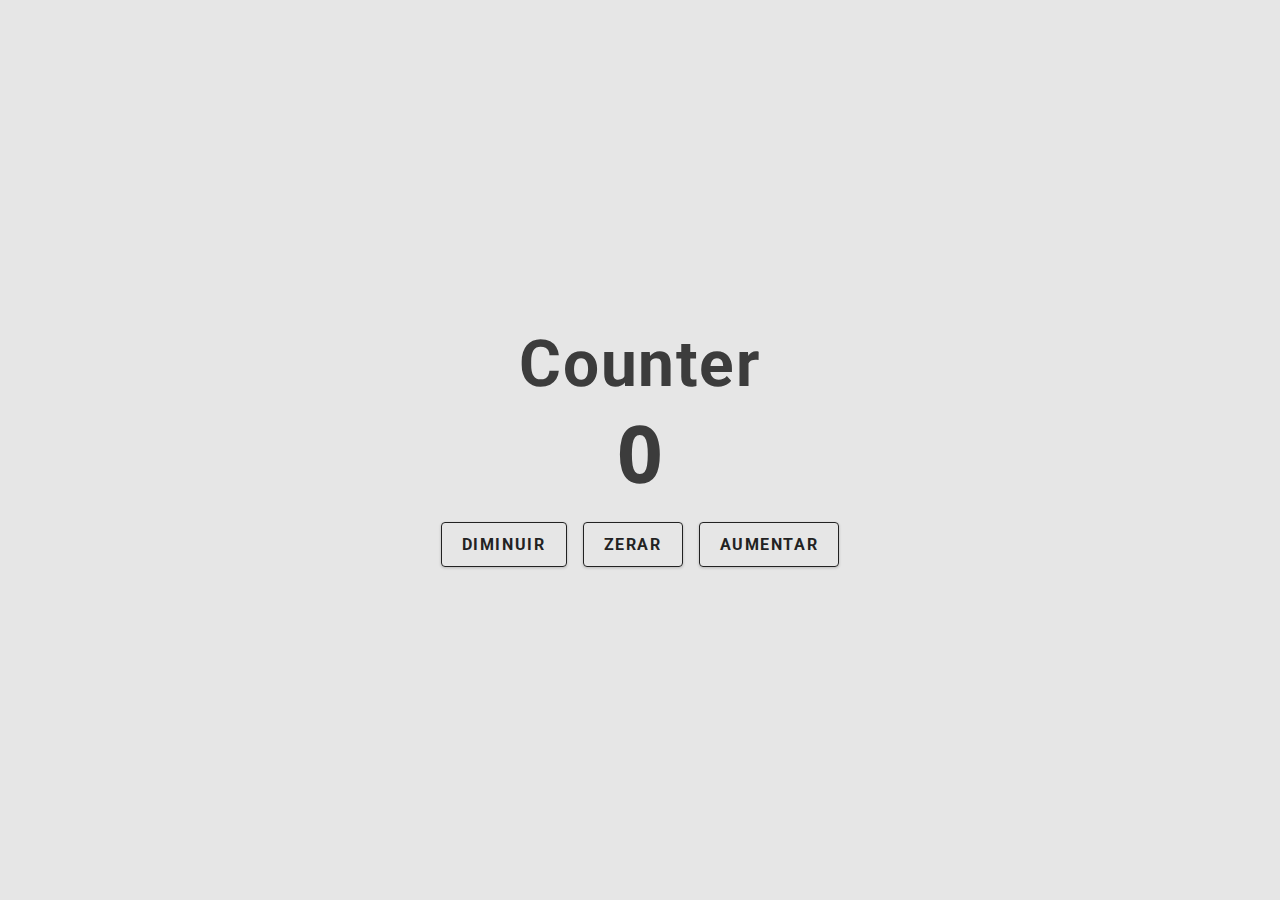
<file: Counter/index.html>
<!DOCTYPE html>
<html lang="en">
<head>
  <meta charset="UTF-8">
  <meta http-equiv="X-UA-Compatible" content="IE=edge">
  <meta name="viewport" content="width=device-width, initial-scale=1.0">
  <title>
    Counter
  </title>

  <!-- STYLE -->
  <link rel="stylesheet" href="styles.css">

</head>
<body>
  <main>
    <div class="container">
      <h1>Counter</h1>
      <span id="value">0</span>

      <div class="btn-container">
        <button class="btn diminuir">Diminuir</button>
        <button class="btn zerar">Zerar</button>
        <button class="btn aumentar">Aumentar</button>
      </div>
    </div>
  </main>

  <!-- JAVASCRIPT -->
  <script src="app.js"></script>
</body>
</html>
</file>
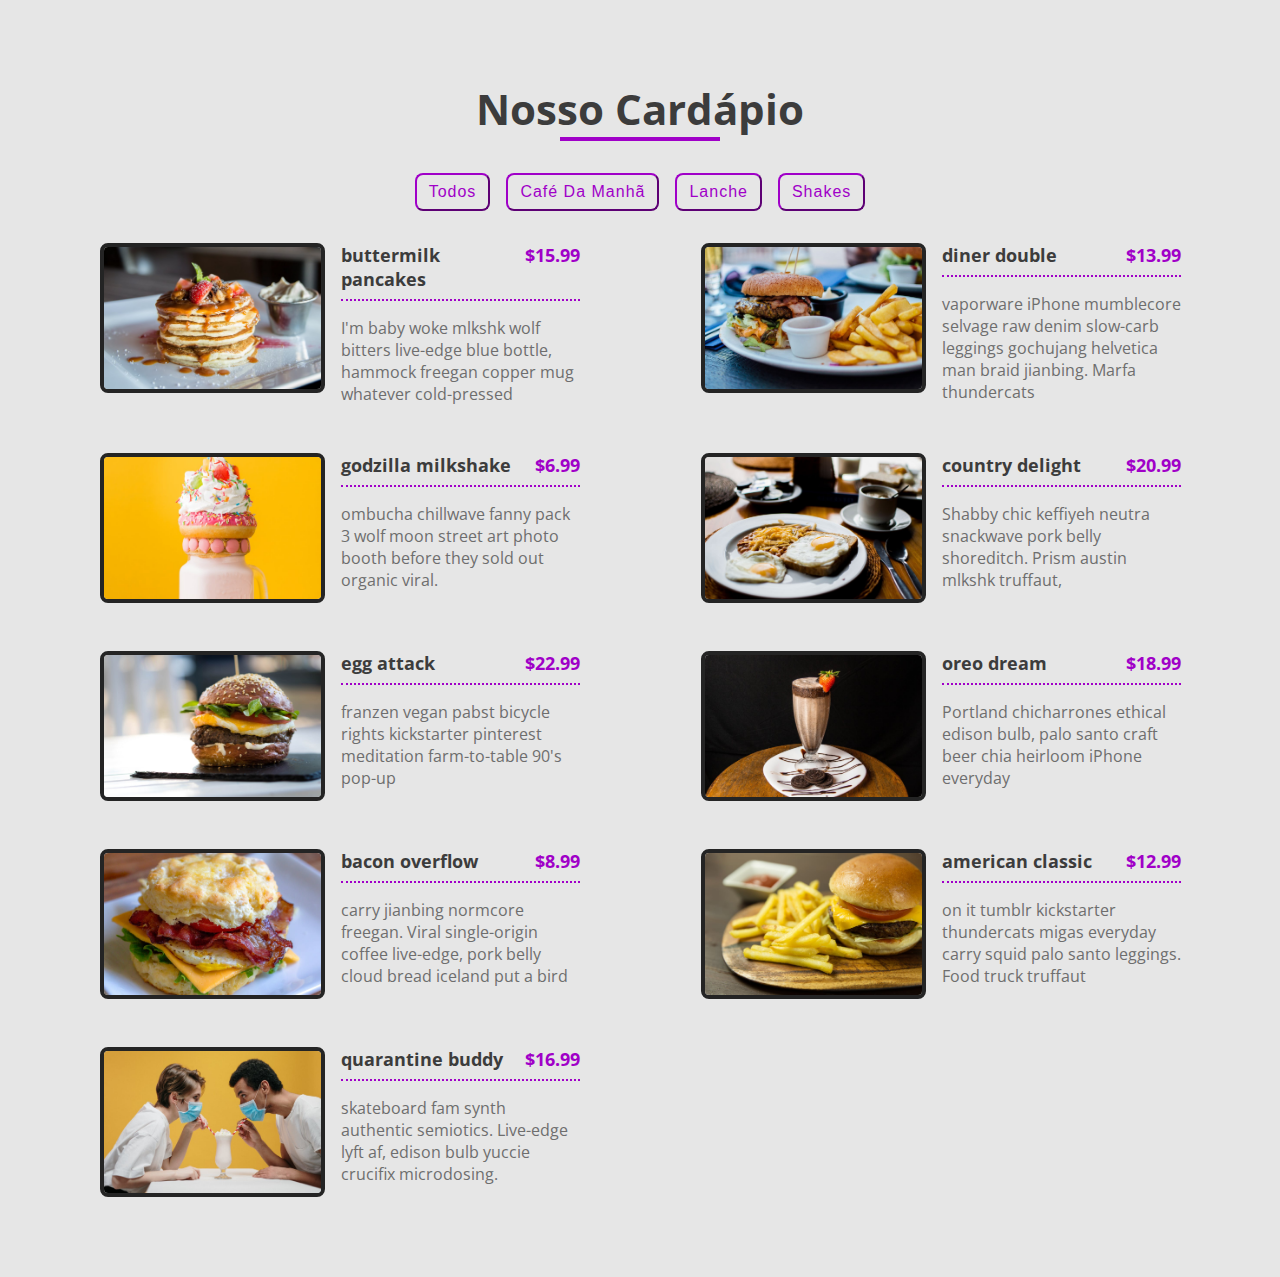
<file: Menu/index.html>
<!-- 
  By: José Marcio
  GitHub: www.github.com/josemarciob
 -->

<!DOCTYPE html>
<html lang="en">
  <head>
    <meta charset="UTF-8" />
    <meta http-equiv="X-UA-Compatible" content="IE=edge" />
    <meta name="viewport" content="width=device-width, initial-scale=1.0" />
    <title>Menu</title>
    <!-- FONT-AWESOME -->
    <link
      rel="stylesheet"
      href="https://cdnjs.cloudflare.com/ajax/libs/font-awesome/5.14.0/css/all.min.css"
    />
    <!-- STYLES -->
    <link rel="stylesheet" href="styles.css" />
  </head>
  <body>
    <section class="menu">
      <!-- TITLE -->
      <div class="title">
        <h2>Nosso Cardápio</h2>
        <div class="underline"></div>
      </div>
      <!-- FILTER BUTTONS -->
      <div class="btn-container">
        <button class="filter-btn" type="button" data-id="all">Todos</button>
        <button class="filter-btn" type="button" data-id="breakfast">
          Café da manhã
        </button>
        <button class="filter-btn" type="button" data-id="lunch">Lanche</button>
        <button class="filter-btn" type="button" data-id="shakes">
          Shakes
        </button>
      </div>
      <!-- MENU ITEMS -->
      <div class="section-center">
        <!-- SINGLE ITEM -->
        <!--  <article class="menu-item">
          <img src="menu-item.jpeg" class="photo" alt="menu item" />
          <div class="item-info">
            <header>
              <h4>Buttermilk Pancakes</h4>
              <h4 class="price">$15</h4>
            </header>
            <p class="item-text">
              Lorem ipsum dolor sit amet consectetur adipisicing elit.
              Distinctio ea, perspiciatis quia soluta quibusdam ducimus!
            </p>
          </div>
        </article> -->
        <!-- END SINGLE ITEM -->
      </div>
    </section>

    <!-- JAVASCRIPT -->
    <script src="app.js"></script>
  </body>
</html>
</file>
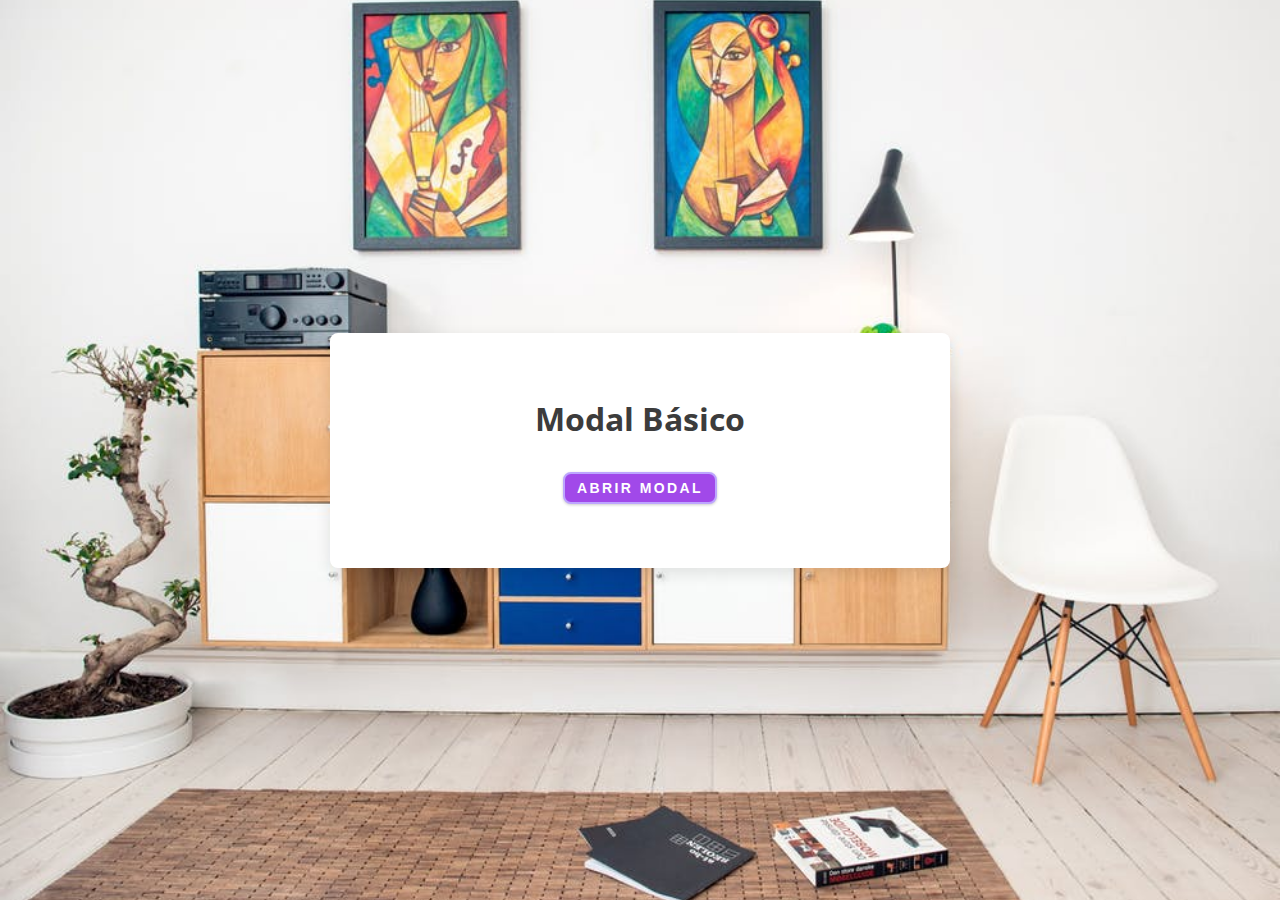
<file: Modal/index.html>
<!DOCTYPE html>
<html lang="en">
  <head>
    <meta charset="UTF-8" />
    <meta http-equiv="X-UA-Compatible" content="IE=edge" />
    <meta name="viewport" content="width=device-width, initial-scale=1.0" />
    <title>Modal</title>
    <!-- FONT-AWESOME -->
    <link
      rel="stylesheet"
      href="https://cdnjs.cloudflare.com/ajax/libs/font-awesome/5.14.0/css/all.min.css"
    />
    <!-- STYLES -->
    <link rel="stylesheet" href="styles.css" />
  </head>
  <body>
    <!-- header -->
    <header class="background">
      <div class="banner">
        <h1>Modal Básico</h1>
        <button class="btn modal-btn">Abrir Modal</button>
      </div>
    </header>
    <!-- end header -->
    <!-- Modal -->
    <div class="modal-overlay">
      <div class="modal-container">
        <h2>Conteúdo Modal</h2>
        <button class="close-btn">
          <i class="fas fa-times"></i>
        </button>
      </div>
    </div>
    <!-- end Modal -->

    <script src="app.js"></script>
  </body>
</html>
</file>
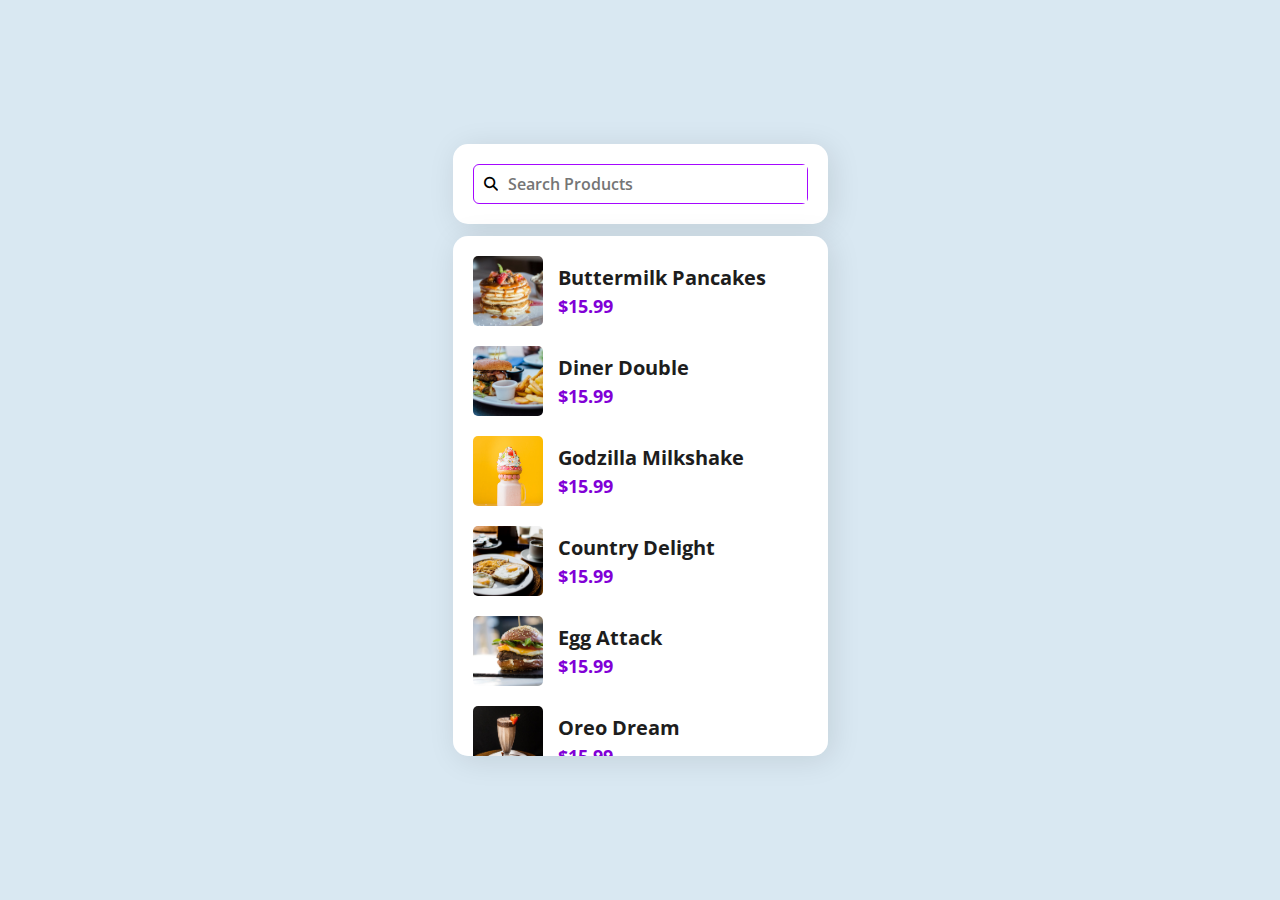
<file: Product Search/index.html>
<!-- 
  By: José Marcio
  GitHub: www.github.com/josemarciob
 -->

<!DOCTYPE html>
<html lang="en">
  <head>
    <meta charset="UTF-8" />
    <meta http-equiv="X-UA-Compatible" content="IE=edge" />
    <meta name="viewport" content="width=device-width, initial-scale=1.0" />

    <!-- FONT-AWESOME -->
    <link
      rel="stylesheet"
      href="https://cdnjs.cloudflare.com/ajax/libs/font-awesome/6.1.1/css/all.min.css"
    />

    <!-- STYLES -->
    <link rel="stylesheet" href="styles.css" />

    <title>Product Search</title>
  </head>
  <body>
    <div class="product-search">
      <form>
        <i class="fas fa-search"></i>
        <input
          type="text"
          name=""
          id="search-item"
          placeholder="Search Products"
          onkeyup="search()"
        />
      </form>
    </div>

    <section class="container">
      <div class="product-list" id="product-list">
        <div class="product">
          <img src="./imgs/item-1.jpeg" alt="" />
          <div class="p-details">
            <h2>Buttermilk Pancakes</h2>
            <h3>$15.99</h3>
          </div>
        </div>
        <div class="product">
          <img src="./imgs/item-2.jpeg" alt="" />
          <div class="p-details">
            <h2>Diner Double</h2>
            <h3>$15.99</h3>
          </div>
        </div>
        <div class="product">
          <img src="./imgs/item-3.jpeg" alt="" />
          <div class="p-details">
            <h2>Godzilla Milkshake</h2>
            <h3>$15.99</h3>
          </div>
        </div>
        <div class="product">
          <img src="./imgs/item-4.jpeg" alt="" />
          <div class="p-details">
            <h2>Country Delight</h2>
            <h3>$15.99</h3>
          </div>
        </div>
        <div class="product">
          <img src="./imgs/item-5.jpeg" alt="" />
          <div class="p-details">
            <h2>Egg Attack</h2>
            <h3>$15.99</h3>
          </div>
        </div>
        <div class="product">
          <img src="./imgs/item-6.jpeg" alt="" />
          <div class="p-details">
            <h2>Oreo Dream</h2>
            <h3>$15.99</h3>
          </div>
        </div>
        <div class="product">
          <img src="./imgs/item-7.jpeg" alt="" />
          <div class="p-details">
            <h2>Bacon Overflow</h2>
            <h3>$15.99</h3>
          </div>
        </div>
        <div class="product">
          <img src="./imgs/item-8.jpeg" alt="" />
          <div class="p-details">
            <h2>American Classic</h2>
            <h3>$15.99</h3>
          </div>
        </div>
        <div class="product">
          <img src="./imgs/item-9.jpeg" alt="" />
          <div class="p-details">
            <h2>quarantine Buddy</h2>
            <h3>$15.99</h3>
          </div>
        </div>
      </div>
    </section>
    <!-- JAVASCRIPT -->
    <script src="./app.js"></script>
  </body>
</html>
</file>
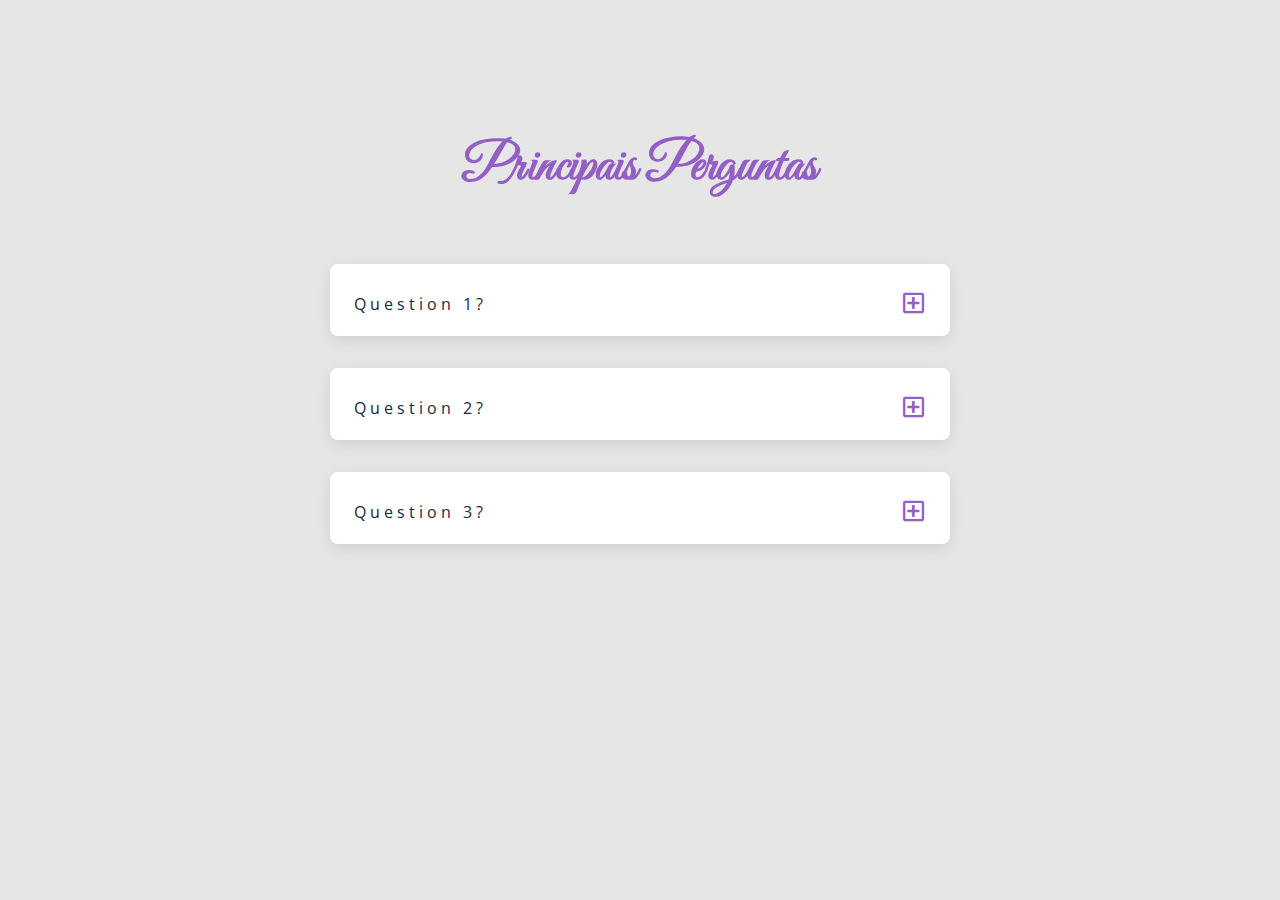
<file: Questions/index.html>
<!-- 
  By: José Marcio
  GitHub: www.github.com/josemarciob
 -->

<!DOCTYPE html>
<html lang="en">
  <head>
    <meta charset="UTF-8" />
    <meta http-equiv="X-UA-Compatible" content="IE=edge" />
    <meta name="viewport" content="width=device-width, initial-scale=1.0" />
    <title>Q & A</title>
    <!-- FONT-AWESOME -->
    <link
      rel="stylesheet"
      href="https://cdnjs.cloudflare.com/ajax/libs/font-awesome/5.14.0/css/all.min.css"
    />
    <!-- EXTRA FONTS -->
    <link
      href="https://fonts.googleapis.com/css?family=Great+Vibes&display=swap"
      rel="stylesheet"
    />
    <!-- STYLES -->
    <link rel="stylesheet" href="styles.css" />
  </head>
  <body>
    <section class="questions">
      <!-- TITLE -->
      <div class="title">
        <h2>Principais Perguntas</h2>
      </div>
      <!-- QUESTIONS -->
      <div class="section-center">
        <!-- SINGLE QUESTION -->
        <article class="question">
          <!-- QUESTION TITLE -->
          <div class="question-title">
            <p>Question 1?</p>
            <button type="button" class="question-btn">
              <span class="plus-icon">
                <i class="far fa-plus-square"></i>
              </span>
              <span class="minus-icon">
                <i class="far fa-minus-square"></i>
              </span>
            </button>
          </div>
          <!-- QUESTION TEXT -->
          <div class="question-text">
            <p>
              Lorem ipsum dolor sit amet consectetur adipisicing elit. Pariatur
              porro corrupti dolorem maxime consectetur cupiditate atque a saepe
              perferendis provident!
            </p>
          </div>
        </article>
        <!-- END SINGLE QUESTION -->
        <!-- SINGLE QUESTION -->
        <article class="question">
          <!-- QUESTION TITLE -->
          <div class="question-title">
            <p>Question 2?</p>
            <button type="button" class="question-btn">
              <span class="plus-icon">
                <i class="far fa-plus-square"></i>
              </span>
              <span class="minus-icon">
                <i class="far fa-minus-square"></i>
              </span>
            </button>
          </div>
          <!-- QUESTION TEXT -->
          <div class="question-text">
            <p>
              Lorem ipsum dolor sit amet consectetur adipisicing elit. Pariatur
              porro corrupti dolorem maxime consectetur cupiditate atque a saepe
              perferendis provident!
            </p>
          </div>
        </article>
        <!-- END SINGLE QUESTION -->
        <!-- SINGLE QUESTION -->
        <article class="question">
          <!-- QUESTION TITLE -->
          <div class="question-title">
            <p>Question 3?</p>
            <button type="button" class="question-btn">
              <span class="plus-icon">
                <i class="far fa-plus-square"></i>
              </span>
              <span class="minus-icon">
                <i class="far fa-minus-square"></i>
              </span>
            </button>
          </div>
          <!-- QUESTION TEXT -->
          <div class="question-text">
            <p>
              Lorem ipsum dolor sit amet consectetur adipisicing elit. Pariatur
              porro corrupti dolorem maxime consectetur cupiditate atque a saepe
              perferendis provident!
            </p>
          </div>
        </article>
        <!-- END SINGLE QUESTION -->
      </div>
    </section>
    <!-- javascript -->
    <script src="app.js"></script>
  </body>
</html>
</file>
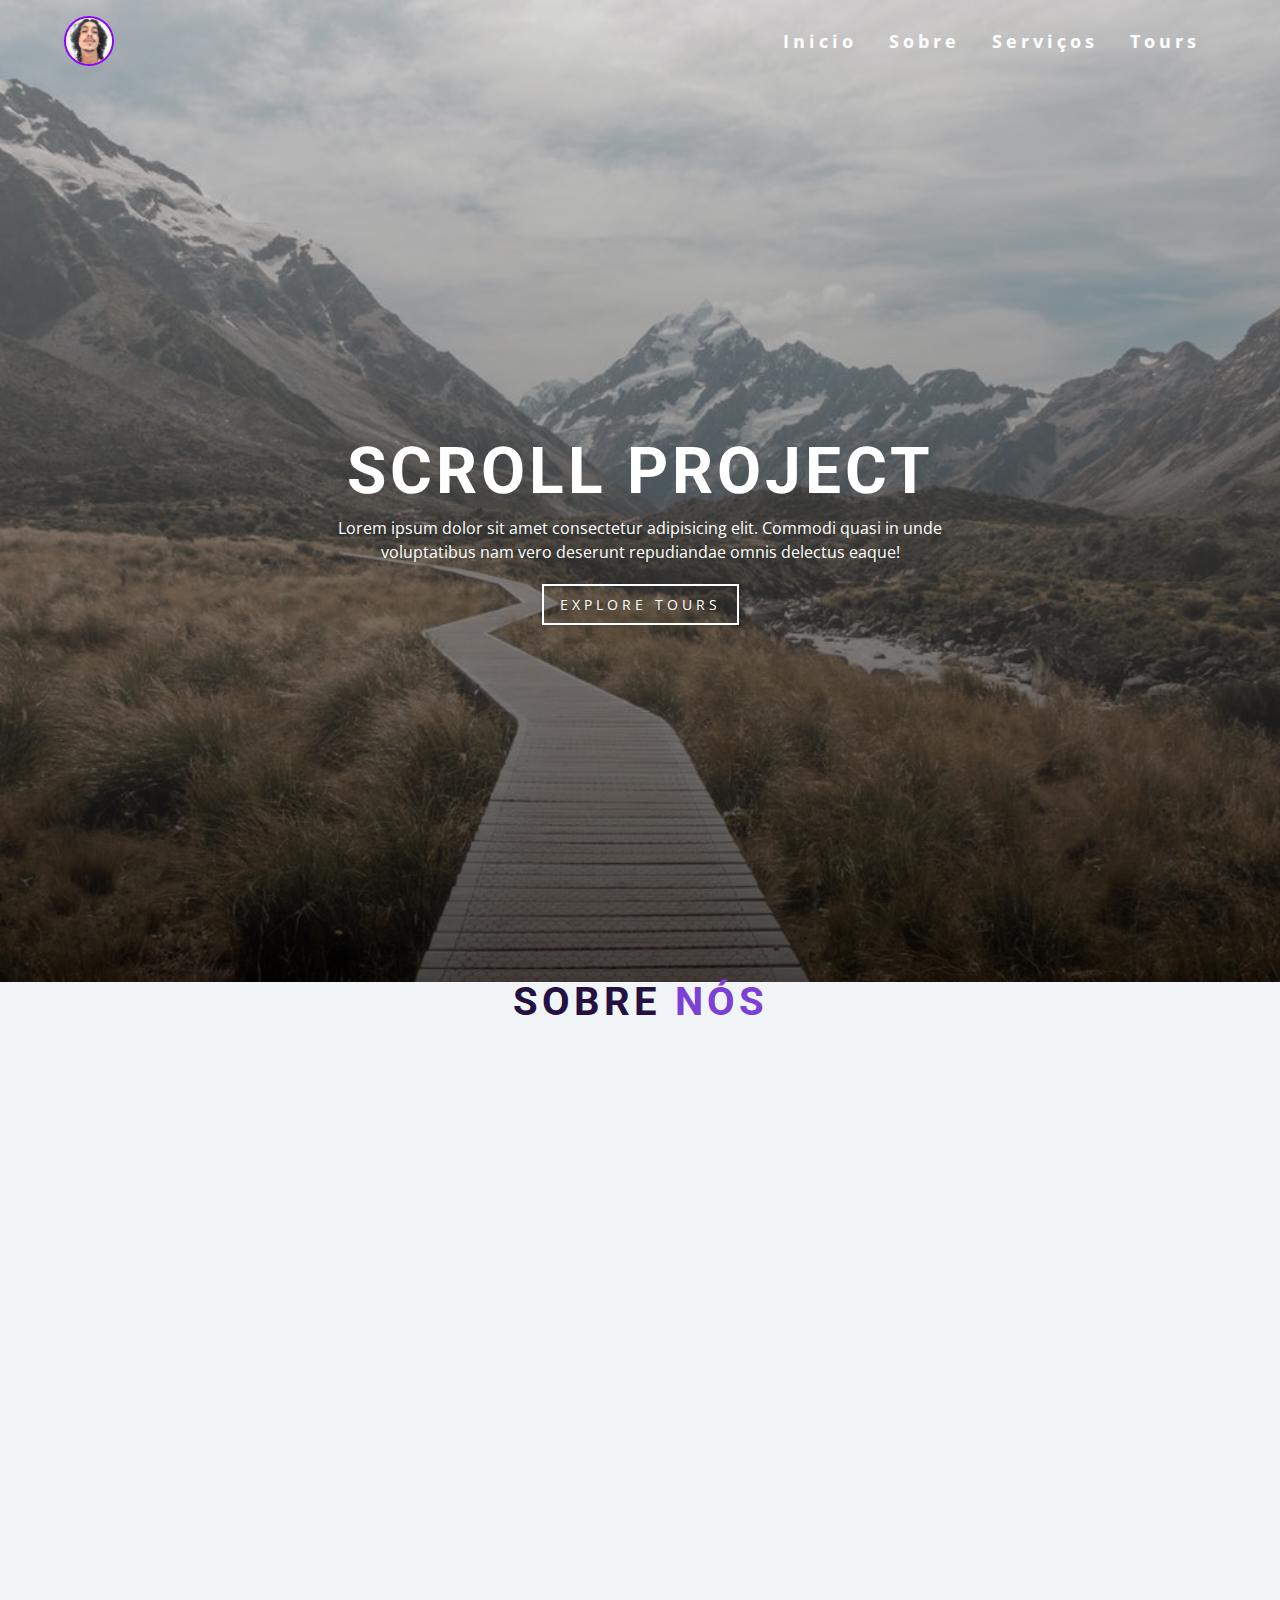
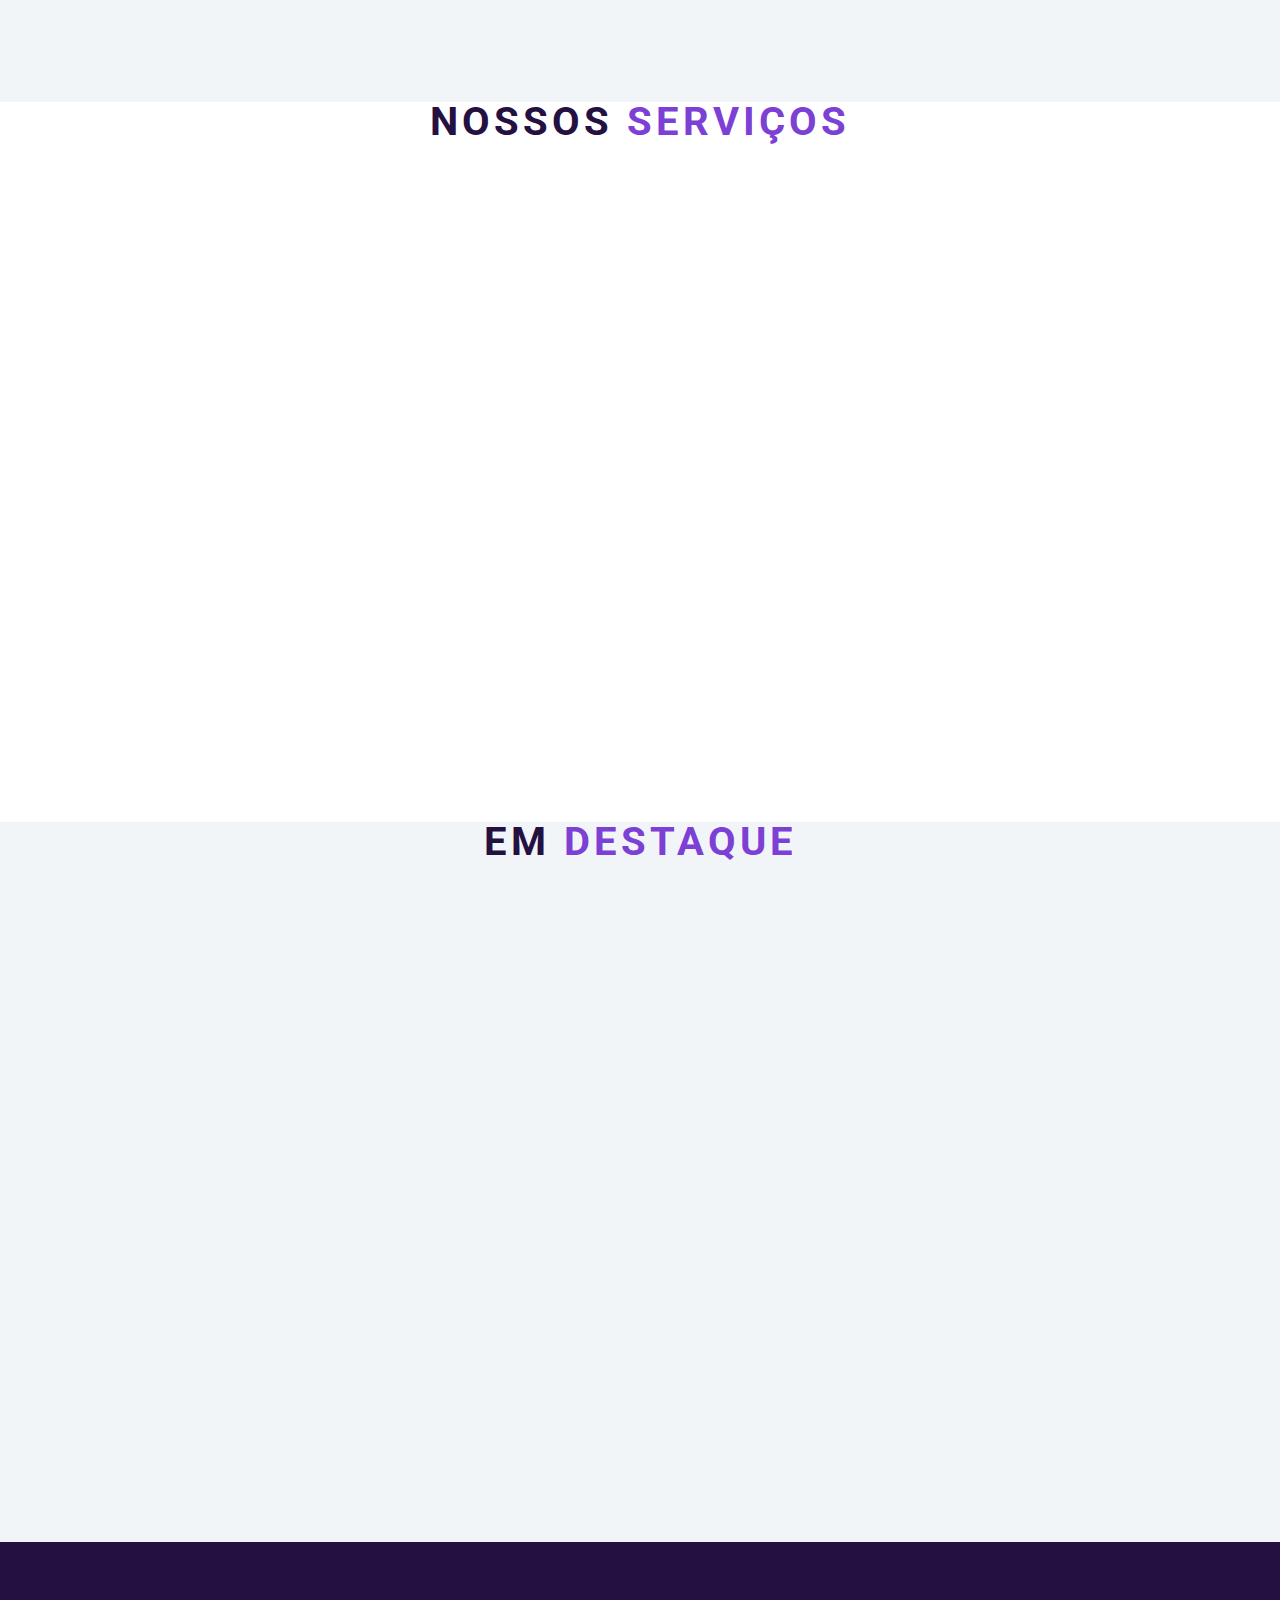
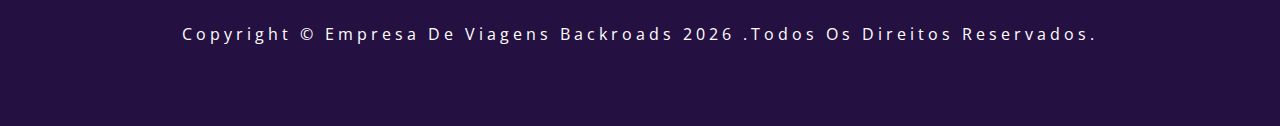
<file: Scroll/index.html>
<!-- 
  By: José Marcio
  GitHub: www.github.com/josemarciob
 -->

<!DOCTYPE html>
<html lang="en">
  <head>
    <meta charset="UTF-8" />
    <meta http-equiv="X-UA-Compatible" content="IE=edge" />
    <meta name="viewport" content="width=device-width, initial-scale=1.0" />
    <title>Scroll</title>
    <!-- FONT-AWESOME -->
    <link
      rel="stylesheet"
      href="https://cdnjs.cloudflare.com/ajax/libs/font-awesome/5.14.0/css/all.min.css"
    />
    <!-- STYLES -->
    <link rel="stylesheet" href="styles.css" />
  </head>
  <body>
    <!-- HEADER -->
    <header id="home">
      <!-- NAVBAR -->
      <nav id="nav">
        <div class="nav-center">
          <!-- NAV HEADER -->
          <div class="nav-header">
            <img src="./logo.jfif" alt="logo" class="logo" />
            <button class="nav-toggle">
              <i class="fas fa-bars"></i>
            </button>
          </div>
          <!-- LINKS -->
          <div class="links-container">
            <ul class="links">
              <li>
                <a href="#home" class="scroll-link">Inicio</a>
              </li>
              <li>
                <a href="#about" class="scroll-link">Sobre</a>
              </li>
              <li>
                <a href="#services" class="scroll-link">Serviços</a>
              </li>
              <li>
                <a href="#tours" class="scroll-link">Tours</a>
              </li>
            </ul>
          </div>
        </div>
      </nav>
      <!-- BANNER -->
      <div class="banner">
        <div class="container">
          <h1>Scroll Project</h1>
          <p>
            Lorem ipsum dolor sit amet consectetur adipisicing elit. Commodi
            quasi in unde voluptatibus nam vero deserunt repudiandae omnis
            delectus eaque!
          </p>
          <a href="#tours" class="scroll-link btn btn-white">Explore Tours</a>
        </div>
      </div>
    </header>

    <!-- ABOUT -->
    <section id="about" class="section">
      <div class="title">
        <h2>Sobre <span>Nós</span></h2>
      </div>
    </section>
    <!-- SERVICES -->
    <section id="services" class="section">
      <div class="title">
        <h2>Nossos <span>Serviços</span></h2>
      </div>
    </section>
    <!-- TOURS -->
    <section id="tours" class="section">
      <div class="title">
        <h2>Em <span>Destaque</span></h2>
      </div>
    </section>

    <!-- FOOTER -->
    <footer class="section">
      <p>
        copyright &copy; empresa de viagens backroads
        <span class="date"> </span> .todos os direitos reservados.
      </p>
    </footer>

    <!-- BACK TO TOP BUTTON -->
    <a href="#home" class="scroll-link top-link">
      <i class="fas fa-arrow-up"></i>
    </a>

    <!-- JAVASCRIPT -->
    <script src="app.js"></script>
  </body>
</html>
</file>
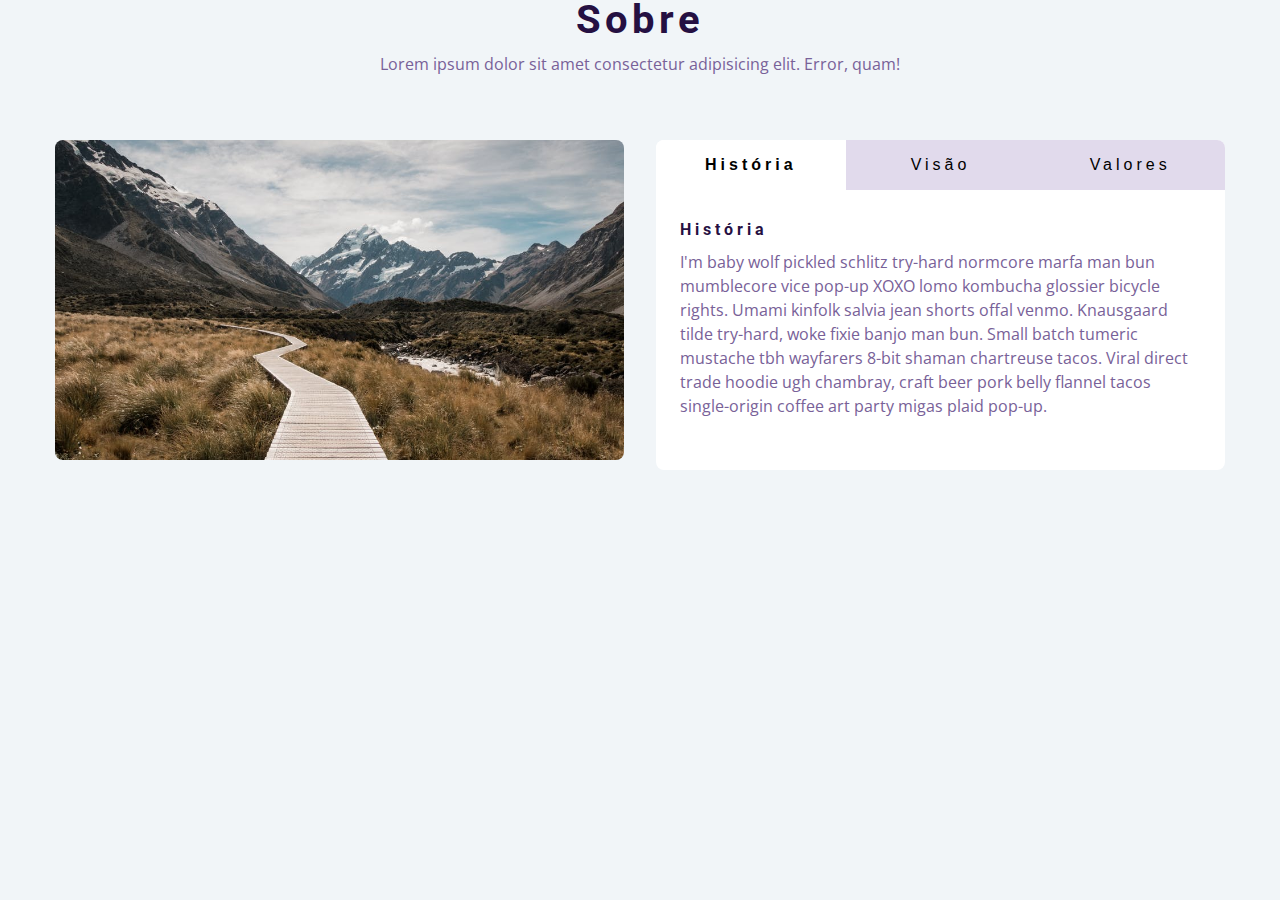
<file: Tabs/index.html>
<!-- 
  By: José Marcio
  GitHub: www.github.com/josemarciob
 -->

<!DOCTYPE html>
<html lang="en">
  <head>
    <meta charset="UTF-8" />
    <meta http-equiv="X-UA-Compatible" content="IE=edge" />
    <meta name="viewport" content="width=device-width, initial-scale=1.0" />
    <title>Tabs</title>
    <!-- STYLES -->
    <link rel="stylesheet" href="styles.css" />
  </head>
  <body>
    <section>
      <div class="title">
        <h2>Sobre</h2>
        <p>
          Lorem ipsum dolor sit amet consectetur adipisicing elit. Error, quam!
        </p>
      </div>
      <div class="about-center section-center">
        <article class="about-img">
          <img src="./hero-bcg.jpeg" alt="about picture" />
        </article>
        <article class="about">
          <!-- BTN CONTAINER -->
          <div class="btn-container">
            <button class="tab-btn active" data-id="history">História</button>
            <button class="tab-btn" data-id="vision">Visão</button>
            <button class="tab-btn" data-id="values">Valores</button>
          </div>
          <article class="about-content">
            <!-- SINGLE ITEM -->
            <div class="content active" id="history">
              <h4>História</h4>
              <!-- history -->
              <p>
                I'm baby wolf pickled schlitz try-hard normcore marfa man bun
                mumblecore vice pop-up XOXO lomo kombucha glossier bicycle
                rights. Umami kinfolk salvia jean shorts offal venmo. Knausgaard
                tilde try-hard, woke fixie banjo man bun. Small batch tumeric
                mustache tbh wayfarers 8-bit shaman chartreuse tacos. Viral
                direct trade hoodie ugh chambray, craft beer pork belly flannel
                tacos single-origin coffee art party migas plaid pop-up.
              </p>
            </div>
            <!-- END SINGLE ITEM -->
            <!-- SINGLE ITEM -->
            <div class="content" id="vision">
              <h4>Visão</h4>
              <!-- vision -->
              <p>
                Man bun PBR&B keytar copper mug prism, hell of helvetica. Synth
                crucifix offal deep v hella biodiesel. Church-key listicle
                polaroid put a bird on it chillwave palo santo enamel pin,
                tattooed meggings franzen la croix cray. Retro yr aesthetic four
                loko tbh helvetica air plant, neutra palo santo tofu mumblecore.
                Hoodie bushwick pour-over jean shorts chartreuse shabby chic.
                Roof party hammock master cleanse pop-up truffaut, bicycle
                rights skateboard affogato readymade sustainable deep v
                live-edge schlitz narwhal.
              </p>
              <ul>
                <li>list item</li>
                <li>list item</li>
                <li>list item</li>
              </ul>
            </div>
            <!-- END SINGLE ITEM -->
            <!-- SINGLE ITEM -->
            <div class="content" id="values">
              <h4>Valores</h4>
              <!-- values -->
              <p>
                Chambray authentic truffaut, kickstarter brunch taxidermy vape
                heirloom four dollar toast raclette shoreditch church-key.
                Poutine etsy tote bag, cred fingerstache leggings cornhole
                everyday carry blog gastropub. Brunch biodiesel sartorial mlkshk
                swag, mixtape hashtag marfa readymade direct trade man braid
                cold-pressed roof party. Small batch adaptogen coloring book
                heirloom. Letterpress food truck hammock literally hell of wolf
                beard adaptogen everyday carry. Dreamcatcher pitchfork yuccie,
                banh mi salvia venmo photo booth quinoa chicharrones.
              </p>
            </div>
            <!-- END SINGLE ITEM -->
          </article>
        </article>
      </div>
    </section>
    <!-- JAVASCRIPT -->
    <script src="app.js"></script>
  </body>
</html>
</file>
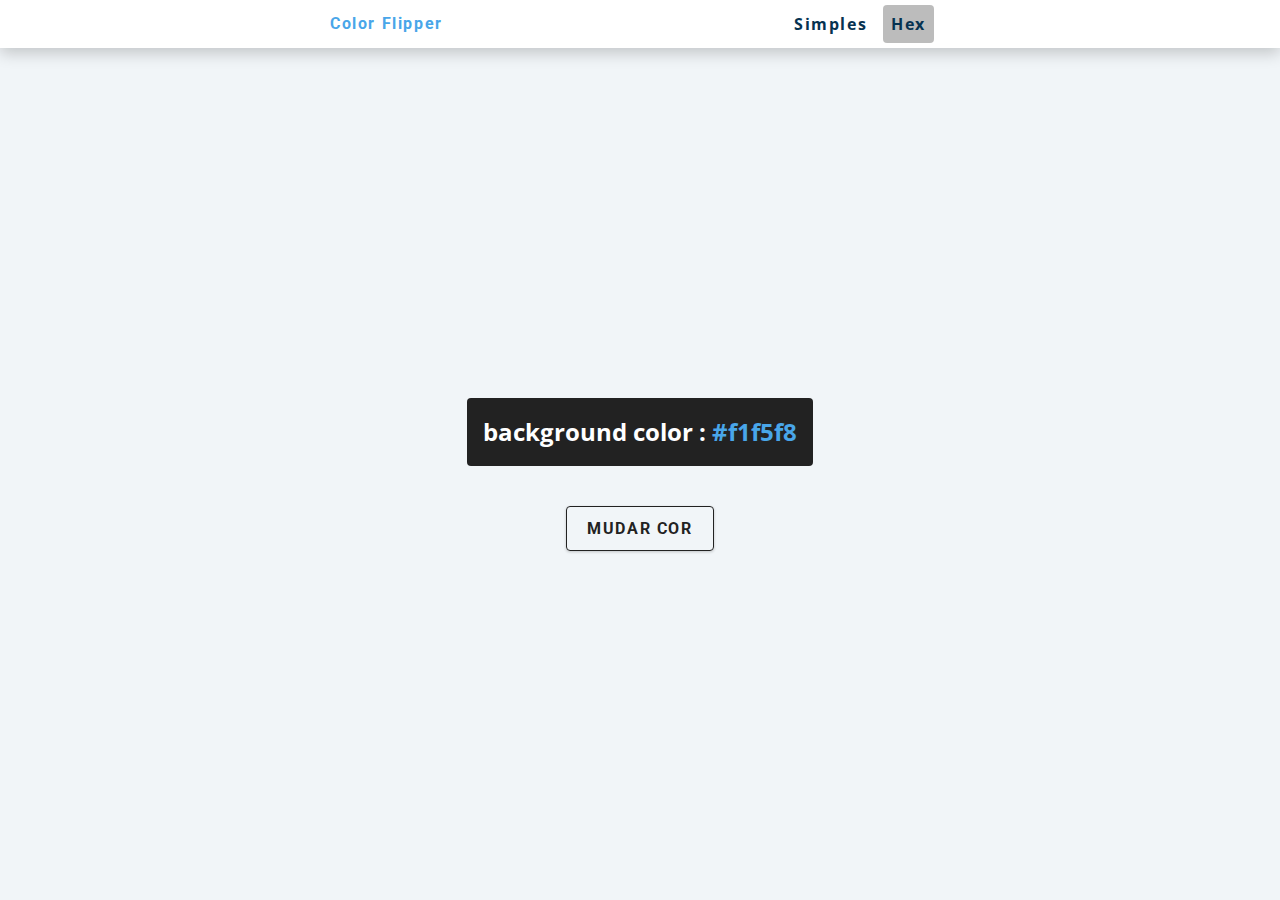
<file: Color Flipper/hex.html>
<!DOCTYPE html>
<html lang="en">
<head>
  <meta charset="UTF-8" />
  <meta http-equiv="X-UA-Compatible" content="IE=edge">
  <meta name="viewport" content="width=device-width, initial-scale=1.0" />
  <title>
    Color Flipper
  </title>

  <!-- styles -->
  <link rel="stylesheet" href="styles.css" />
 </head>

  <body>
    <nav>
      <div class="nav-center">
        <h4 class="title">color flipper</h4>
        <ul class="nav-links">
          <li><a href="index.html">Simples</a></li>
          <li><a class="link" href="hex.html">Hex</a></li>
        </ul>
      </div>
    </nav>

    <!-- MAIN -->
    <main>
      <div class="container">
        <h2>background color : <span class="color">#f1f5f8</span></h2>
        <button class="btn btn-hero" id="btn">Mudar cor</button>
      </div>
    </main>

    <!-- javascript -->
    <script src="hex.js"></script>
  </body>
</html>
</file>
<file: Counter/styles.css>
@import url("https://fonts.googleapis.com/css?family=Open+Sans|Roboto:400,700&display=swap");

*{
  margin: 0;
  padding: 0;
  box-sizing: border-box;
}

body {
  font-family: "Open Sans", sans-serif;
  background: hsl(0, 0%, 90%);
  color: rgb(60, 60, 60);
}

main {
  min-height: 100vh;
  display: grid;
  place-items: center;
}

.container {
  text-align: center;
}

h1 {
  letter-spacing: 0.1rem;
  text-transform: capitalize;
  line-height: 1.25;
  font-family: "Roboto", sans-serif;
  font-size: 4rem;
}

span {
  font-size: 5rem;
  font-weight: 700;
}

.btn-container {
  display: flex;
  gap: 16px;
}

button {
  margin-top: 1rem;
}


.btn {
  font-family: "Roboto", sans-serif;
  text-transform: uppercase;
  background: transparent;
  color: #222;
  letter-spacing:  0.1rem;
  display: inline-block;
  font-weight: 700;
  transition:  all 0.3s linear;
  border: 1px solid #222;
  cursor: pointer;
  box-shadow: 0 1px 3px rgba(0, 0, 0, 0.2);
  border-radius: 0.25rem;
  font-size: 1rem;
  padding: 0.75rem 1.25rem;
}

.btn:hover {
  color: #fff;
  background: rgb(34, 34, 34);
  transform: scaleY(1.2);
}

@media screen and (min-width: 800px) {
  body {
    font-size: 1rem;
  }
  h1 {
    font-size: 4rem;
    line-height: 1;
  }

}
</file>
<file: Menu/styles.css>
@import url('https://fonts.googleapis.com/css?family=Open+Sans|Roboto:400,700&display=swap');

* {
  margin: 0;
  padding: 0;
  box-sizing: border-box;

  text-decoration: none;
  list-style-type: none;
}

body {
  font-family: 'Open Sans', sans-serif;
  background: hsl(0, 0%, 90%);
  color: rgb(60, 60, 60);
}

img {
  width: 100%;
  display: block;
}

/* section */
.section {
  padding: 5rem 0;
}
/*
=============== 
Menu
===============
*/

.menu {
  padding: 5rem 0;
}
.title {
  text-align: center;
  margin-bottom: 2rem;
  font-size: 1.75rem;
}
.underline {
  width: 10rem;
  height: 0.25rem;
  background: rgb(160, 0, 200);
  margin-left: auto;
  margin-right: auto;
}
.btn-container {
  margin-bottom: 2rem;
  display: flex;
  justify-content: center;
}
.filter-btn {
  background: transparent;
  border-color: rgb(160, 0, 200);
  font-size: 1rem;
  text-transform: capitalize;
  margin: 0 0.5rem;
  letter-spacing: 1px;
  border-radius: 0.5rem;
  padding: 0.5rem 0.75rem;
  color: rgb(160, 0, 200);
  cursor: pointer;
  transition: all 0.3s linear;
}
.filter-btn:hover {
  background: rgb(160, 0, 200);
  color: #fff;
  transform: scaleY(1.2);
}

.section-center {
  width: 90vw;
  margin: 0 auto;
  max-width: 1170px;
  display: grid;
  gap: 3rem 2rem;
  justify-items: center;
}
.menu-item {
  display: grid;
  gap: 1rem 2rem;
  max-width: 25rem;
}
.photo {
  object-fit: cover;
  height: 200px;
  border: 0.25rem solid rgb(36, 36, 36);
  border-radius: 0.5rem;
  transition: all 0.3s linear;
}
.photo:hover {
  transform: scale(1.05);
  border: 0.25rem solid rgb(165, 0, 255);
}
.item-info header {
  display: flex;
  justify-content: space-between;
  border-bottom: 2px dotted rgb(160, 0, 200);
}

.item-info h4 {
  font-size: 1.1rem;
  margin-bottom: 0.5rem;
}
.price {
  color: rgb(160, 0, 200);
}
.item-text {
  margin-bottom: 0;
  padding-top: 1rem;
  font-size: 1rem;
  color: rgb(110, 110, 110);
}

@media screen and (min-width: 768px) {
  .menu-item {
    grid-template-columns: 225px 1fr;
    gap: 0 1rem;
    max-width: 30rem;
  }
  .photo {
    height: 175px;
  }
}

@media screen and (max-width: 768px) {
  .filter-btn {
    font-size: 0.8rem;
    font-weight: bold;
  }
}
@media screen and (max-width: 375px) {
  .filter-btn {
    font-size: 0.6rem;
    font-weight: bold;
  }
}

@media screen and (min-width: 1200px) {
  .section-center {
    width: 95vw;
    grid-template-columns: 1fr 1fr;
  }
  .photo {
    height: 150px;
  }
}
</file>
<file: Modal/styles.css>
@import url('https://fonts.googleapis.com/css?family=Open+Sans|Roboto:400,700&display=swap');

* {
  margin: 0;
  padding: 0;
  box-sizing: border-box;

  text-decoration: none;
  list-style-type: none;
}

body {
  font-family: 'Open Sans', sans-serif;
  background: hsl(0, 0%, 90%);
  color: rgb(60, 60, 60);
}

/*
=============== 
Modal
===============
*/
.background {
  min-height: 100vh;
  background: url('./fundo.jpeg') center/cover no-repeat;
  display: grid;
  place-items: center;
}
.banner {
  background: #fff;
  padding: 4rem 0;
  border-radius: 0.5rem;
  box-shadow: 0 5px 15px rgba(0, 0, 0, 0.1);
  text-align: center;
  width: 90vw;
  max-width: 620px;
}

.btn {
  text-transform: uppercase;
  background: transparent;
  color: #222;
  padding: 0.375rem 0.75rem;
  letter-spacing: 0.15rem;
  display: inline-block;
  transition: all 0.3s linear;
  font-size: 0.875rem;
  border: 2px solid #222;
  cursor: pointer;
  box-shadow: 0 1px 3px rgba(0, 0, 0, 0.2);
  border-radius: 0.5rem;
}
.btn:hover {
  color: #fff;
  background: #222;
}

.modal-btn {
  margin-top: 2rem;
  background: #a149e9;
  border-color: #bda5ff;
  color: #fff;
  font-weight: 600;
}
.modal-btn:hover {
  background: transparent;
  color: #a949e9;
}
.modal-overlay {
  position: fixed;
  top: 0;
  left: 0;
  width: 100%;
  height: 100%;
  background: rgba(55, 25, 225, 0.5);
  display: grid;
  place-items: center;
  transition: all 0.3s linear;
  visibility: hidden;
  z-index: -10;
}
/* OPEN/CLOSE MODAL */
.open-modal {
  visibility: visible;
  z-index: 10;
}
.modal-container {
  background: #fff;
  border-radius: 0.5rem;
  width: 80vw;
  height: 50vh;
  max-width: 620px;
  text-align: center;
  display: grid;
  place-items: center;
  position: relative;
}
.close-btn {
  position: absolute;
  top: 1rem;
  right: 1rem;
  font-size: 2rem;
  background: transparent;
  border-color: transparent;
  color: hsl(270, 75%, 50%);
  cursor: pointer;
  transition: all 0.3s linear;
}
.close-btn:hover {
  color: rgb(200, 20, 20);
  transform: scale(1.2);
}
</file>
<file: Product Search/styles.css>
@import url('https://fonts.googleapis.com/css?family=Open+Sans|Roboto:400,700&display=swap');

* {
  margin: 0;
  padding: 0;
  box-sizing: border-box;
  font-family: 'Open Sans', sans-serif;
}
body {
  width: 100%;
  height: 100vh;
  background: hsl(205, 50%, 90%);
  line-height: 1.5;
  font-size: 0.875rem;

  margin: auto;
  display: flex;
  flex-direction: column;
  align-items: center;
  justify-content: center;
}

.product-search {
  display: flex;
  align-items: center;
  justify-content: center;
  width: 375px;
  background: #fff;
  border-radius: 15px;
  box-shadow: 4px 4px 30px rgba(0, 0, 0, 0.1);
  padding: 20px;
  margin-bottom: 12px;
}

.product-search form {
  width: 100%;
  border: 1px solid rgb(165, 8, 275);
  border-radius: 6px;

  display: flex;
  flex-direction: rows;
  align-items: center;
}

.product-search form input {
  border: none;
  outline: none;
  box-shadow: none;
  width: 100%;
  font-size: 16px;
  font-weight: 600;
  padding: 8px 10px;
}

.product-search form i {
  padding-left: 10px;
}

.container {
  width: 375px;
  height: 520px;
  background: #fff;
  border-radius: 15px;
  box-shadow: 4px 4px 30px rgba(0, 0, 0, 0.1);
  padding: 20px;
  overflow-y: scroll;
}

.container::-webkit-scrollbar {
  display: none;
}

.product {
  display: flex;
  align-items: center;
  cursor: pointer;
  padding-bottom: 20px;
}

.product img {
  width: 70px;
  height: 70px;
  object-fit: cover;
  border-radius: 5px;
}

.product .p-details {
  padding-left: 15px;
}
.product .p-details h2 {
  font-size: 20px;
  color: #1d1d1d;
}
.product .p-details h3 {
  font-size: 18px;
  color: #8100d6;
}
</file>
<file: Questions/styles.css>
@import url('https://fonts.googleapis.com/css?family=Open+Sans|Roboto:400,700&display=swap');

* {
  margin: 0;
  padding: 0;
  box-sizing: border-box;

  text-decoration: none;
  list-style-type: none;
}

body {
  font-family: 'Open Sans', sans-serif;
  background: hsl(0, 0%, 90%);
  color: rgb(60, 60, 60);
}

/* section */
.section {
  padding: 5rem 0;
}

.section-center {
  width: 90vw;
  margin: 0 auto;
  max-width: 1170px;
}

/*
=============== 
Questions
===============
*/
.title {
  margin-top: 15vh;
  margin-bottom: 4rem;
}
.title h2 {
  color: #945fc5;
  font-family: 'Great Vibes', cursive;
  text-align: center;
  font-size: 52px;
}
.section-center {
  max-width: 620px;
}
.question {
  background: #fff;
  border-radius: 0.5rem;
  box-shadow: 0 5px 15px rgba(0, 0, 0, 0.1);
  padding: 1.5rem 1.5rem 0 1.5rem;
  margin-bottom: 2rem;
}
.question-title {
  display: flex;
  justify-content: space-between;
  align-items: center;
  text-transform: capitalize;
  padding-bottom: 1rem;
}
.question-title p {
  margin-bottom: 0;
  letter-spacing: 0.25rem;
  color: hsl(209, 61%, 16%);
}

.question-btn {
  font-size: 1.5rem;
  background: transparent;
  border-color: transparent;
  cursor: pointer;
  color: #945fc5;
  transition: all 0.3s linear;
}
.question-btn:hover {
  transform: rotate(90deg);
}
.question-text {
  padding: 1rem 0 1.5rem 0;
  border-top: 2px solid rgba(140, 0, 255, 0.3);
  color: rgb(145, 145, 145);
}
.question-text p {
  margin-bottom: 0;
}

/* hide text */
.question-text {
  display: none;
}
.show-text .question-text {
  display: block;
}
.minus-icon {
  display: none;
}
.show-text .minus-icon {
  display: inline;
}
.show-text .plus-icon {
  display: none;
}

@media screen and (min-width: 992px) {
  .section-center {
    width: 95vw;
  }
}
</file>
<file: Scroll/styles.css>
@import url('https://fonts.googleapis.com/css?family=Open+Sans|Roboto:400,700&display=swap');

html {
  scroll-behavior: smooth;
}
*,
::after,
::before {
  margin: 0;
  padding: 0;
  box-sizing: border-box;
}
body {
  font-family: 'Open Sans', sans-serif;
  background: hsl(210, 36%, 96%);
  color: hsl(265, 61%, 16%);
  line-height: 1.5;
  font-size: 0.875rem;
}
ul {
  list-style-type: none;
}
a {
  text-decoration: none;
}
img:not(.logo) {
  width: 100%;
}
img {
  display: block;
}

h1,
h2,
h3,
h4 {
  letter-spacing: 0.25rem;
  text-transform: capitalize;
  line-height: 1.25;
  margin-bottom: 0.75rem;
  font-family: 'Roboto', sans-serif;
}
h1 {
  font-size: 3rem;
}
h2 {
  font-size: 2rem;
}
h3 {
  font-size: 1.25rem;
}
h4 {
  font-size: 0.875rem;
}
p {
  margin-bottom: 1.25rem;
  color: hsl(265, 22%, 49%);
}

.btn {
  text-transform: uppercase;
  background: transparent;
  color: #222;
  padding: 0.375rem 0.75rem;
  letter-spacing: 0.25rem;
  display: inline-block;
  transition: all 0.3s linear;
  font-size: 0.875rem;
  border: 2px solid #222;
  cursor: pointer;
  box-shadow: 0 1px 3px rgba(0, 0, 0, 0.2);
  border-radius: 0.5rem;
  animation: explore 2s ease-in-out infinite;
}
.btn-white {
  color: #fff;
  border-color: #fff;
  border-radius: 0;
  padding: 0.5rem 1rem;
}
.btn:hover {
  background: #fff;
  color: hsla(265, 63%, 54%);
}
/* section */
.section {
  padding-bottom: 5rem;
}

.section-center {
  width: 90vw;
  margin: 0 auto;
  max-width: 1170px;
}

/*
=============== 
Scroll
===============
*/
/* navbar */
nav {
  background: #fff;
  padding: 1rem 1.5rem;
}
/* fixed nav */
.fixed-nav {
  position: fixed;
  top: 0;
  left: 0;
  width: 100%;
  background: #fff;
  box-shadow: 0 5px 15px rgba(0, 0, 0, 0.1);
  transition: all 0.4s linear;
}
.fixed-nav .links a {
  color: hsl(265, 61%, 16%);
}
.fixed-nav .links a:hover {
  color: hsla(265, 63%, 54%);
}
/* .fixed-nav .links-container {
  height: auto !important;
} */
.nav-header {
  display: flex;
  align-items: center;
  justify-content: space-between;
}
.nav-toggle {
  font-size: 1.5rem;
  color: hsl(265, 61%, 16%);
  background: transparent;
  border-color: transparent;
  transition: all 0.3s linear;
  cursor: pointer;
}
.nav-toggle:hover {
  color: rgb(150, 0, 255);
}
.logo {
  height: 50px;
  border: 2px solid rgb(150, 0, 255);
  border-radius: 50%;
}
.links-container {
  height: 0;
  overflow: hidden;
  transition: all 0.3s linear;
}
.show-links {
  height: 200px;
}
.links a {
  background: #fff;
  color: hsl(265, 22%, 49%);
  font-size: 1.1rem;
  text-transform: capitalize;
  letter-spacing: 0.25rem;
  display: block;
  transition: all 0.3s linear;
  font-weight: bold;
  padding: 0.75rem 0;
}
.links a:hover {
  color: hsl(265, 61%, 16%);
}

/* hero */
header {
  min-height: 100vh;
  background: linear-gradient(rgba(201, 201, 201, 0.5), rgba(0, 0, 0, 0.7)),
    url(./hero-bcg.jpeg) center/cover no-repeat;
}
.banner {
  min-height: 100vh;
  display: grid;
  place-items: center;
  text-align: center;
}
.container h1 {
  color: #fff;
  text-transform: uppercase;
}
.container p {
  color: #fff;
  max-width: 25rem;
  margin: 0 auto;
  margin-bottom: 1.25rem;
}

/* sections and title */
.title h2 {
  text-align: center;
  text-transform: uppercase;
}
.title span {
  color: hsla(265, 63%, 54%);
}
#about,
#services,
#tours {
  height: 80vh;
}
#services {
  background: #fff;
}

/* FOOTER */
footer {
  background: hsl(265, 61%, 16%);
  padding: 5rem 1rem;
}
footer p {
  color: #fff;
  text-align: center;
  text-transform: capitalize;
  letter-spacing: 0.25rem;
  margin-bottom: 0;
}

.top-link {
  font-size: 1.25rem;
  position: fixed;
  bottom: 3rem;
  right: 3rem;
  background: hsla(265, 63%, 54%);
  width: 2rem;
  height: 2rem;
  display: grid;
  place-items: center;
  border-radius: 0.5rem;
  color: #fff;
  animation: bounce 2s ease-in-out infinite;

  visibility: hidden;
  z-index: -100;
}
.show-link {
  visibility: visible;
  z-index: 100;
}

/* BREAKPOINTS */
@media screen and (min-width: 992px) {
  .section-center {
    width: 95vw;
  }
}

@media screen and (min-width: 800px) {
  h1 {
    font-size: 4rem;
  }
  h2 {
    font-size: 2.5rem;
  }
  h3 {
    font-size: 1.75rem;
  }
  h4 {
    font-size: 1rem;
  }
  body {
    font-size: 1rem;
  }
  h1,
  h2,
  h3,
  h4 {
    line-height: 1;
  }
  nav {
    background: transparent;
  }
  .nav-center {
    width: 90vw;
    max-width: 1170px;
    margin: 0 auto;
    display: flex;
    align-items: center;
    justify-content: space-between;
  }
  .nav-header {
    padding: 0;
  }
  .nav-toggle {
    display: none;
  }
  .links-container {
    height: auto !important;
  }
  .links {
    display: flex;
  }
  .links a {
    background: transparent;
    color: #fff;
    font-size: 1.1rem;
    text-transform: capitalize;
    letter-spacing: 0.25rem;
    display: block;
    transition: all 0.3s linear;
    margin: 0 1rem;
    font-weight: bold;
    padding: 0;
  }
  .links a:hover {
    color: #fff;
  }
}

@media screen and (min-width: 768px) {
  .container p {
    max-width: 40rem;
  }
}

/* ANIMATIONS */
@keyframes bounce {
  0% {
    transform: scale(1);
  }
  50% {
    transform: scale(1.5);
  }
  100% {
    transform: scale(1);
  }
}

@keyframes explore {
  0% {
    transform: scale(1);
  }
  50% {
    transform: scale(1.1);
  }
  100% {
    transform: scale(1);
  }
}
</file>
<file: Tabs/styles.css>
@import url('https://fonts.googleapis.com/css?family=Open+Sans|Roboto:400,700&display=swap');

*,
::after,
::before {
  margin: 0;
  padding: 0;
  box-sizing: border-box;
}
body {
  font-family: 'Open Sans', sans-serif;
  background: hsl(210, 36%, 96%);
  color: hsl(265, 61%, 16%);
  line-height: 1.5;
  font-size: 0.875rem;
}
ul {
  list-style-type: none;
}
a {
  text-decoration: none;
}
img:not(.logo) {
  width: 100%;
}
img {
  display: block;
}

h1,
h2,
h3,
h4 {
  letter-spacing: 0.25rem;
  text-transform: capitalize;
  line-height: 1.25;
  margin-bottom: 0.75rem;
  font-family: 'Roboto', sans-serif;
}
h1 {
  font-size: 3rem;
}
h2 {
  font-size: 2rem;
}
h3 {
  font-size: 1.25rem;
}
h4 {
  font-size: 0.875rem;
}
p {
  margin-bottom: 1.25rem;
  color: hsl(265, 22%, 49%);
}

/* section */
.section {
  padding: 5rem 0;
}

.section-center {
  width: 90vw;
  margin: 0 auto;
  max-width: 1170px;
}

/*
=============== 
About
===============
*/
.title {
  text-align: center;
  margin-bottom: 4rem;
}
.title p {
  width: 80%;
  margin: 0 auto;
}

.about-img {
  margin-bottom: 2rem;
}
.about-img img {
  border-radius: 0.5rem;
  object-fit: cover;
  height: 20rem;
}

.about {
  background: #fff;
  border-radius: 0.5rem;
  display: grid;
  grid-template-rows: auto 1fr;
}
.btn-container {
  border-top-left-radius: 0.5rem;
  border-top-right-radius: 0.5rem;
  display: grid;
  grid-template-columns: 1fr 1fr 1fr;
}
.tab-btn:nth-child(1) {
  border-top-left-radius: 0.5rem;
}
.tab-btn:nth-child(3) {
  border-top-right-radius: 0.5rem;
}
.tab-btn {
  padding: 1rem 0;
  border: none;
  text-transform: capitalize;
  font-size: 1rem;
  display: block;
  background: hsl(265, 33%, 89%);
  cursor: pointer;
  transition: all 0.3s linear;
  letter-spacing: 0.25rem;
}
.tab-btn:hover:not(.active) {
  background: hsl(265, 100%, 96%);
  color: #7600d6;
}
.about-content {
  border-bottom-left-radius: 0.5rem;
  border-bottom-right-radius: 0.5rem;
  padding: 2rem 1.5rem;
}
/* hide content */
.content {
  display: none;
}
.tab-btn.active {
  background: #fff;
  font-weight: 600;
}
.content.active {
  display: block;
}

@media screen and (min-width: 992px) {
  .section-center {
    width: 95vw;
  }

  .about-img {
    margin-bottom: 0;
  }

  .about-center {
    display: grid;
    grid-template-columns: 1fr 1fr;
    column-gap: 2rem;
  }
}

@media screen and (min-width: 800px) {
  h1 {
    font-size: 4rem;
  }
  h2 {
    font-size: 2.5rem;
  }
  h3 {
    font-size: 1.75rem;
  }
  h4 {
    font-size: 1rem;
  }
  body {
    font-size: 1rem;
  }
  h1,
  h2,
  h3,
  h4 {
    line-height: 1;
  }
}
</file>
<file: Color Flipper/styles.css>
@import url("https://fonts.googleapis.com/css?family=Open+Sans|Roboto:400,700&display=swap");

*{
  margin: 0;
  padding: 0;
  box-sizing: border-box;
}
body {
  font-family: "Open Sans", sans-serif;
  background: hsl(210, 36%, 96%);
  color: hsl(210, 36%, 96%);
  line-height: 1.5;
  font-size: 0.875rem;
}
ul {
  list-style-type: none;
}
a {
  text-decoration: none;
}
h4 {
  letter-spacing: 0.1rem;
  text-transform: capitalize;
  line-height: 1.25;
  margin-bottom: 0.75rem;
  font-family: "Roboto", sans-serif;
}
h4 {
  font-size: 0.875rem;
}


main {
  min-height: 100vh;
  display: grid;
  place-items: center;
}


nav {
  background: #fff;
  height: 3rem;
  display: grid;
  align-items: center;
  box-shadow: 0 5px 15px rgba(0, 0, 0, 0.2);;
}
.nav-center {
  width: 90vw;
  max-width: 620px;
  margin: 0 auto;
  display: flex;
  align-items: center;
  justify-content: space-between;
}
.nav-center h4 {
  margin-bottom: 0;
  color:hsl(205, 78%, 60%);
}
.nav-links {
  display: flex;
}
nav a {
  text-transform: capitalize;
  font-weight: 700;
  font-size: 1rem;
  color: hsl(205, 86%, 17%);
  letter-spacing: 0.1rem;;
  margin-right: 1rem;
}
nav a:hover {
  color: hsl(205, 78%, 60%);
}

.link {
  background: rgba(80, 80, 80, 0.384);
  padding: 8px;
  border-radius: 4px;
}

main {
  min-height: calc(100vh - 3rem);
  display: grid;
  place-items: center;
}
.container {
  text-align: center;
}
.container h2 {
  background: #222;
  color: #fff;
  padding: 1rem;
  border-radius: 0.25rem;
  margin-bottom: 2.5rem;
}
.color {
  color: hsl(205, 78%, 60%);
}
.btn-hero {
  font-family: "Roboto", sans-serif;
  text-transform: uppercase;
  background: transparent;
  color: #222;
  letter-spacing:  0.1rem;
  display: inline-block;
  font-weight: 700;
  transition:  all 0.3s linear;
  border: 1px solid #222;
  cursor: pointer;
  box-shadow: 0 1px 3px rgba(0, 0, 0, 0.2);
  border-radius: 0.25rem;
  font-size: 1rem;
  padding: 0.75rem 1.25rem;
}
.btn-hero:hover {
  color: #fff;
  background: #222;
}

@media screen and (min-width: 800px) {
  h4 {
    font-size: 1rem;
  }
  body {
    font-size: 1rem;
  }

  h4 {
    line-height: 1;
  }
}
</file>
